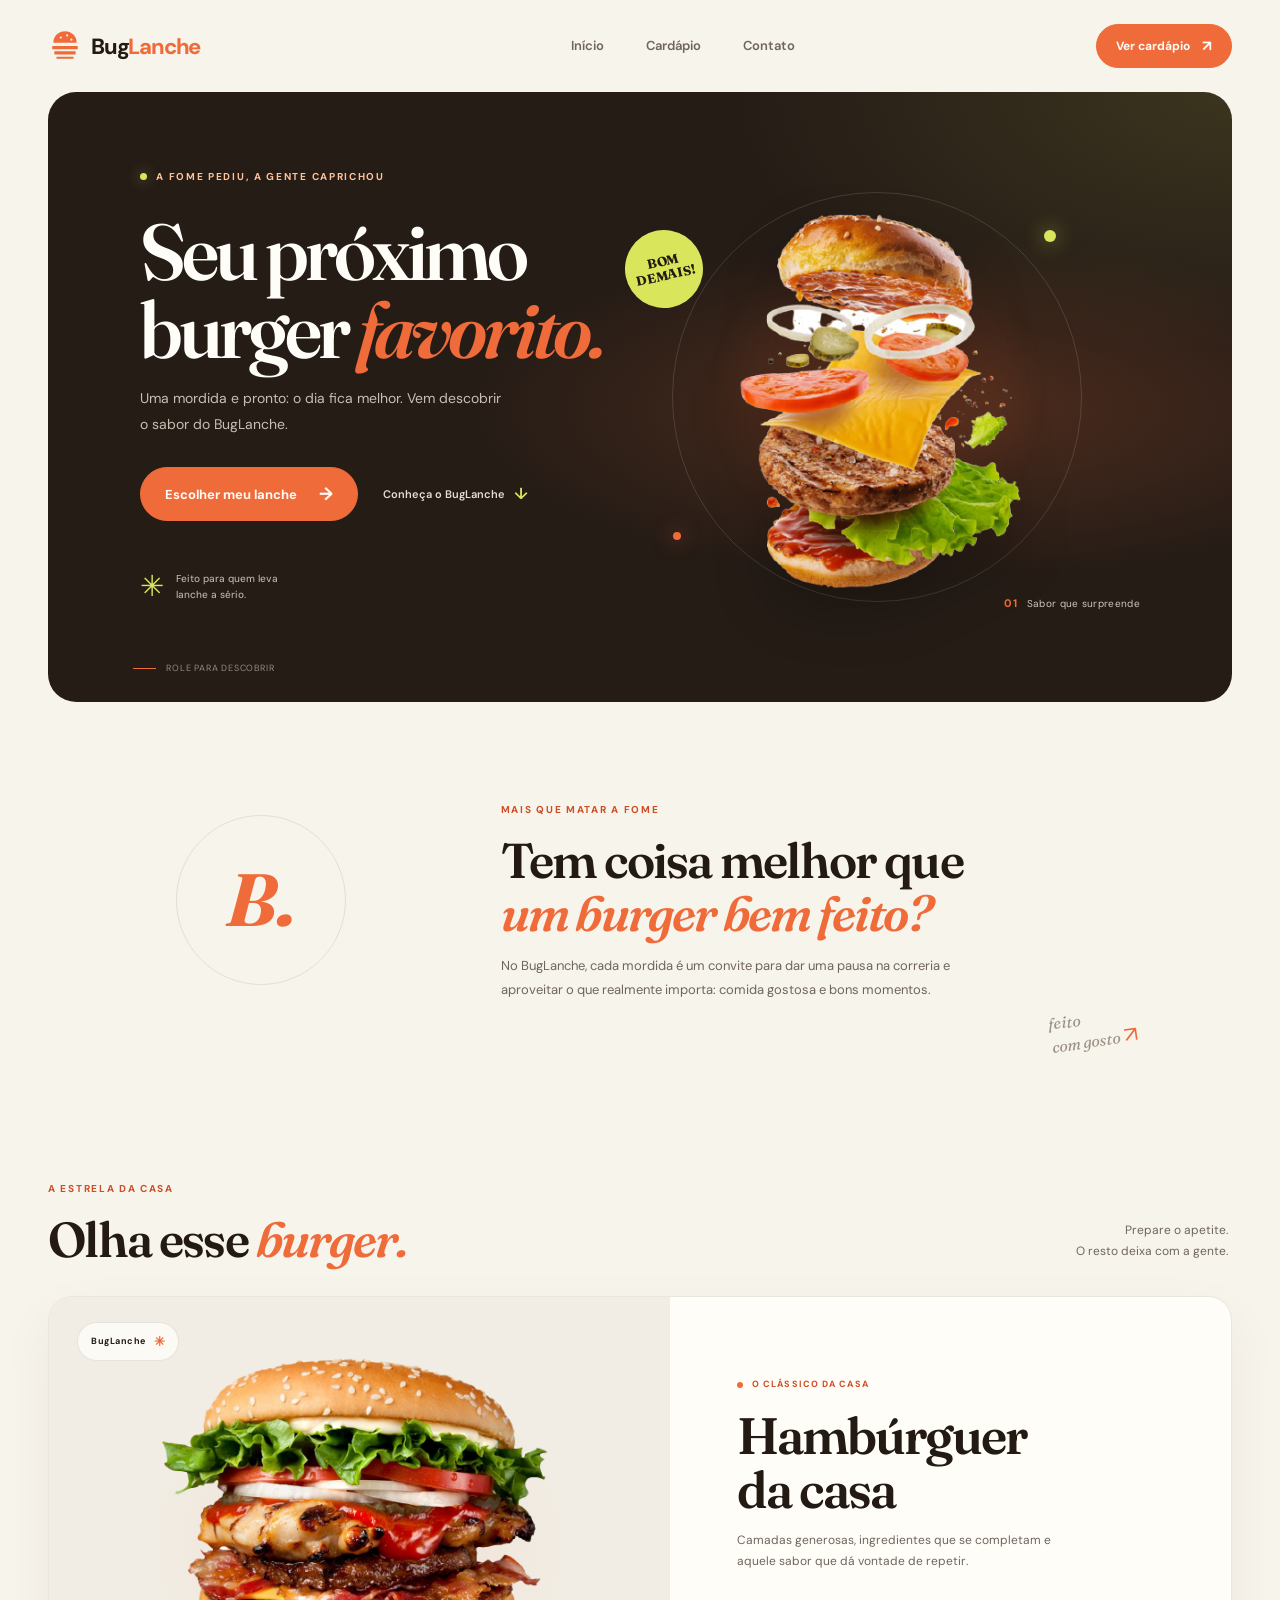
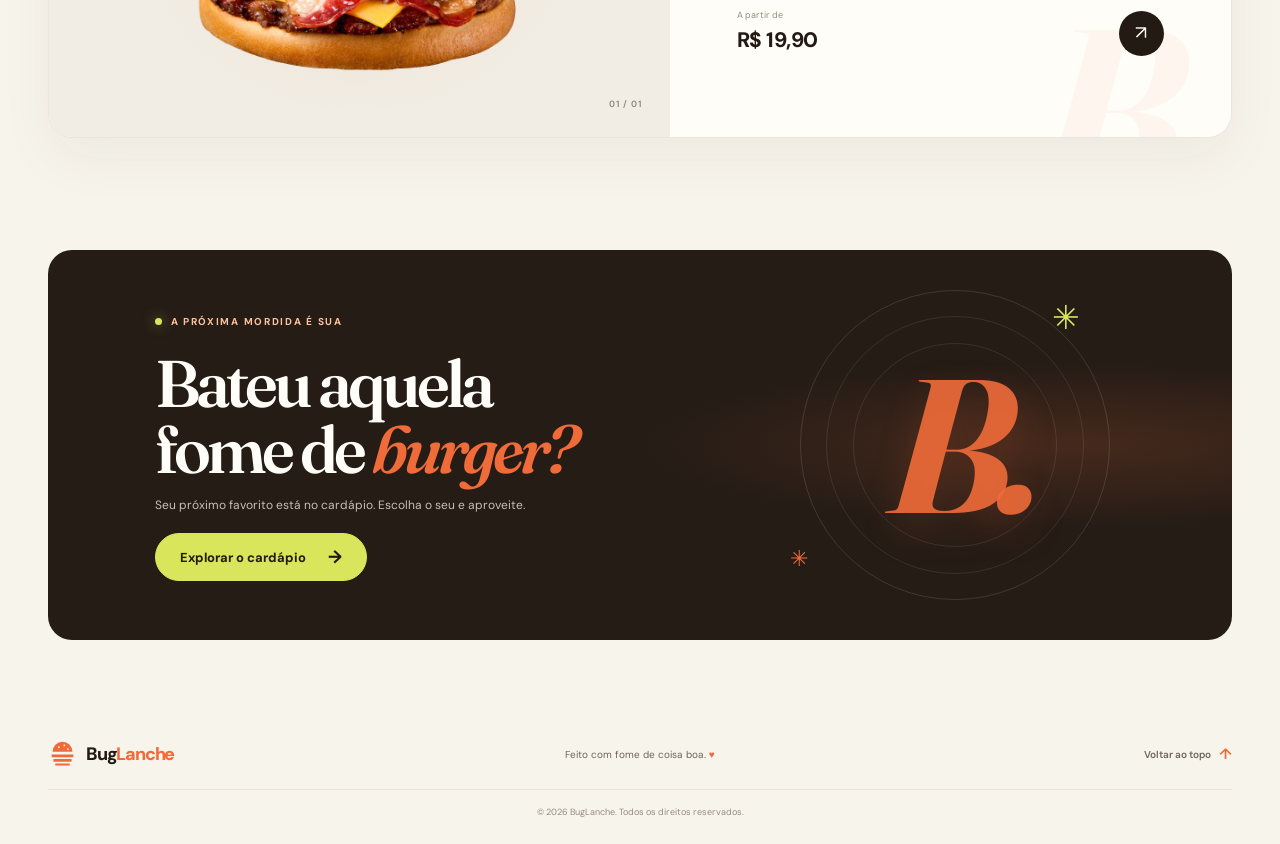
<file: BugLanche/index.html>
<!DOCTYPE html>
<html lang="pt-BR">
<head>
    <meta charset="UTF-8">
    <meta name="viewport" content="width=device-width, initial-scale=1.0">
    <meta name="theme-color" content="#f7f4ec">
    <meta name="description" content="BugLanche: hambúrguer bom de verdade, feito para deixar seu dia mais gostoso.">
    <title>BugLanche | Seu próximo burger favorito</title>

    <link rel="preconnect" href="https://fonts.googleapis.com">
    <link rel="preconnect" href="https://fonts.gstatic.com" crossorigin>
    <link href="https://fonts.googleapis.com/css2?family=DM+Sans:wght@400;500;600;700;800&family=Fraunces:opsz,wght@9..144,600;9..144,700&display=swap" rel="stylesheet">
    <link rel="stylesheet" href="./style/reset.css">
    <link rel="stylesheet" href="./style/style.css">
    <script src="./script/main.js" defer></script>
</head>
<body>
    <header class="site-header">
        <a class="brand" href="#home" aria-label="BugLanche, voltar ao início">
            <span class="brand-mark" aria-hidden="true">
                <svg viewBox="0 0 32 32" fill="none">
                    <path d="M5 13a11 11 0 0 1 22 0H5Z" fill="currentColor"/>
                    <path d="M4 16h24v3H4zM6 21h20v3H6zM8 26h16v2H8z" fill="currentColor"/>
                    <circle cx="12" cy="8" r="1" fill="#f7f4ec"/>
                    <circle cx="18" cy="6" r="1" fill="#f7f4ec"/>
                    <circle cx="22" cy="10" r="1" fill="#f7f4ec"/>
                </svg>
            </span>
            <span>Bug<span class="brand-accent">Lanche</span></span>
        </a>

        <button class="menu-toggle" type="button" aria-label="Abrir menu" aria-expanded="false" aria-controls="main-nav">
            <span></span>
            <span></span>
        </button>

        <nav class="main-nav" id="main-nav" aria-label="Navegação principal">
            <a href="#home">Início</a>
            <a href="#cardapio">Cardápio</a>
            <a href="#contato">Contato</a>
        </nav>

        <a class="button button-small header-cta" href="#cardapio">
            Ver cardápio <span aria-hidden="true">↗</span>
        </a>
    </header>

    <main>
        <section class="hero section-shell" id="home">
            <div class="hero-copy reveal">
                <span class="eyebrow"><span class="eyebrow-dot"></span> A fome pediu, a gente caprichou</span>
                <h1>Seu próximo<br>burger <span>favorito.</span></h1>
                <p>Uma mordida e pronto: o dia fica melhor. Vem descobrir o sabor do BugLanche.</p>
                <div class="hero-actions">
                    <a class="button" href="#cardapio">Escolher meu lanche <span aria-hidden="true">→</span></a>
                    <a class="text-link" href="#sobre">Conheça o BugLanche <span aria-hidden="true">↓</span></a>
                </div>
                <div class="hero-note">
                    <span class="note-star" aria-hidden="true">✳</span>
                    <span>Feito para quem leva<br>lanche a sério.</span>
                </div>
            </div>

            <div class="hero-art reveal" aria-label="Hambúrguer BugLanche em camadas">
                <span class="art-orbit orbit-one" aria-hidden="true"></span>
                <span class="art-orbit orbit-two" aria-hidden="true"></span>
                <span class="art-sticker" aria-hidden="true">BOM<br>DEMAIS!</span>
                <img src="./source/image/home.png" alt="Hambúrguer com pão, queijo, tomate, carne e alface em camadas">
                <span class="art-caption"><span>01</span> Sabor que surpreende</span>
            </div>

            <a class="scroll-cue" href="#sobre" aria-label="Role para conhecer o BugLanche">
                <span></span> Role para descobrir
            </a>
        </section>

        <section class="intro section-shell" id="sobre">
            <div class="intro-mark reveal" aria-hidden="true">B.</div>
            <div class="intro-copy reveal">
                <span class="eyebrow eyebrow-dark">Mais que matar a fome</span>
                <h2>Tem coisa melhor que<br><span>um burger bem feito?</span></h2>
                <p>No BugLanche, cada mordida é um convite para dar uma pausa na correria e aproveitar o que realmente importa: comida gostosa e bons momentos.</p>
            </div>
            <div class="intro-doodle" aria-hidden="true">feito<br>com gosto <span>↗</span></div>
        </section>

        <section class="menu-section section-shell" id="cardapio">
            <div class="section-heading reveal">
                <div>
                    <span class="eyebrow eyebrow-dark">A estrela da casa</span>
                    <h2>Olha esse <span>burger.</span></h2>
                </div>
                <p>Prepare o apetite.<br>O resto deixa com a gente.</p>
            </div>

            <article class="menu-card reveal">
                <div class="menu-image">
                    <span class="image-label">BugLanche <span aria-hidden="true">✳</span></span>
                    <img src="./source/image/b1.png" alt="Hambúrguer BugLanche com pão, alface, tomate, queijo, bacon e carne">
                    <span class="image-index" aria-hidden="true">01 / 01</span>
                </div>
                <div class="menu-details">
                    <span class="product-tag"><span></span> O clássico da casa</span>
                    <h3>Hambúrguer<br>da casa</h3>
                    <p>Camadas generosas, ingredientes que se completam e aquele sabor que dá vontade de repetir.</p>
                    <div class="product-bottom">
                        <div class="product-price"><small>A partir de</small><strong>R$ 19,90</strong></div>
                        <a class="round-link" href="#contato" aria-label="Saiba mais sobre o hambúrguer da casa"><span aria-hidden="true">↗</span></a>
                    </div>
                    <span class="menu-watermark" aria-hidden="true">B.</span>
                </div>
            </article>
        </section>

        <section class="contact-section section-shell" id="contato">
            <div class="contact-card reveal">
                <div class="contact-copy">
                    <span class="eyebrow"><span class="eyebrow-dot"></span> A próxima mordida é sua</span>
                    <h2>Bateu aquela<br>fome de <span>burger?</span></h2>
                    <p>Seu próximo favorito está no cardápio. Escolha o seu e aproveite.</p>
                    <a class="button button-light" href="#cardapio">Explorar o cardápio <span aria-hidden="true">→</span></a>
                </div>
                <div class="contact-decoration" aria-hidden="true">
                    <span class="contact-spark spark-one">✳</span>
                    <span class="contact-spark spark-two">✳</span>
                    <span class="contact-circle"></span>
                    <span class="contact-letter">B.</span>
                </div>
            </div>
        </section>
    </main>

    <footer class="site-footer">
        <a class="brand footer-brand" href="#home">
            <span class="brand-mark" aria-hidden="true">
                <svg viewBox="0 0 32 32" fill="none">
                    <path d="M5 13a11 11 0 0 1 22 0H5Z" fill="currentColor"/>
                    <path d="M4 16h24v3H4zM6 21h20v3H6zM8 26h16v2H8z" fill="currentColor"/>
                    <circle cx="12" cy="8" r="1" fill="#f7f4ec"/>
                    <circle cx="18" cy="6" r="1" fill="#f7f4ec"/>
                    <circle cx="22" cy="10" r="1" fill="#f7f4ec"/>
                </svg>
            </span>
            <span>Bug<span class="brand-accent">Lanche</span></span>
        </a>
        <p>Feito com fome de coisa boa. <span aria-hidden="true">♥</span></p>
        <a class="back-top" href="#home">Voltar ao topo <span aria-hidden="true">↑</span></a>
        <small class="copyright">&copy; 2026 BugLanche. Todos os direitos reservados.</small>
    </footer>
</body>
</html>
</file>
<file: BugLanche/style/style.css>
:root {
    color-scheme: light;
    --paper: #f7f4ec;
    --paper-deep: #eee9dd;
    --ink: #241a14;
    --ink-soft: #6f655c;
    --orange: #ef6b3a;
    --orange-dark: #cf4d25;
    --lime: #d9e65b;
    --white: #fffdf8;
    --font-body: "DM Sans", Arial, sans-serif;
    --font-display: "Fraunces", Georgia, serif;
}

html {
    scroll-behavior: smooth;
    scroll-padding-top: 88px;
}

body {
    min-width: 320px;
    background: var(--paper);
    color: var(--ink);
    font-family: var(--font-body);
    -webkit-font-smoothing: antialiased;
}

body,
button,
a {
    font-family: var(--font-body);
}

button,
a {
    -webkit-tap-highlight-color: transparent;
}

a {
    color: inherit;
}

.site-header {
    position: relative;
    z-index: 5;
    display: flex;
    width: min(100% - 96px, 1320px);
    height: 92px;
    align-items: center;
    justify-content: space-between;
    margin: 0 auto;
}

.brand {
    display: inline-flex;
    align-items: center;
    gap: 9px;
    color: var(--ink);
    font-size: 22px;
    font-weight: 800;
    letter-spacing: -1.2px;
    text-decoration: none;
}

.brand-mark {
    display: grid;
    width: 34px;
    height: 34px;
    place-items: center;
    color: var(--orange);
}

.brand-mark svg {
    width: 100%;
    height: 100%;
}

.brand-accent {
    color: var(--orange);
}

.main-nav {
    display: flex;
    align-items: center;
    gap: 42px;
    margin-left: 70px;
}

.main-nav a,
.back-top {
    color: var(--ink-soft);
    font-size: 13px;
    font-weight: 600;
    text-decoration: none;
    transition: color 180ms ease;
}

.main-nav a:hover,
.back-top:hover {
    color: var(--orange-dark);
}

.button {
    display: inline-flex;
    min-height: 54px;
    align-items: center;
    justify-content: center;
    gap: 22px;
    padding: 0 24px;
    border: 1px solid var(--orange);
    border-radius: 999px;
    background: var(--orange);
    color: var(--white);
    font-size: 13px;
    font-weight: 700;
    text-decoration: none;
    transition: transform 220ms ease, background-color 220ms ease, box-shadow 220ms ease;
}

.button span {
    font-size: 18px;
    line-height: 1;
    transition: transform 220ms ease;
}

.button:hover {
    transform: translateY(-3px);
    background: var(--orange-dark);
    box-shadow: 0 10px 24px rgb(239 107 58 / 22%);
}

.button:hover span {
    transform: translateX(3px);
}

.button-small {
    min-height: 44px;
    gap: 12px;
    padding: 0 19px;
    font-size: 12px;
}

.button-small span {
    font-size: 15px;
}

.menu-toggle {
    display: none;
}

.section-shell {
    width: min(100% - 96px, 1320px);
    margin-right: auto;
    margin-left: auto;
}

.hero {
    position: relative;
    display: grid;
    min-height: 610px;
    grid-template-columns: 0.95fr 1.05fr;
    align-items: center;
    overflow: hidden;
    padding: 66px 7.2%;
    border-radius: 28px;
    background:
        radial-gradient(ellipse at 76% 52%, rgb(239 107 58 / 20%), transparent 38%),
        radial-gradient(ellipse at 100% 0%, rgb(217 230 91 / 12%), transparent 30%),
        #251c16;
    color: var(--white);
}

.hero-copy {
    position: relative;
    z-index: 2;
    max-width: 510px;
    padding-bottom: 22px;
}

.eyebrow {
    display: inline-flex;
    align-items: center;
    gap: 9px;
    color: #ffc39c;
    font-size: 10px;
    font-weight: 700;
    letter-spacing: 1.7px;
    text-transform: uppercase;
}

.eyebrow-dot,
.product-tag span {
    width: 7px;
    height: 7px;
    flex: 0 0 auto;
    border-radius: 50%;
    background: var(--lime);
    box-shadow: 0 0 13px rgb(217 230 91 / 55%);
}

.hero h1,
.contact-copy h2 {
    margin: 25px 0 17px;
    font-family: var(--font-display);
    font-size: clamp(55px, 6.2vw, 84px);
    font-weight: 600;
    letter-spacing: -4px;
    line-height: 0.99;
}

.hero h1 span,
.contact-copy h2 span {
    color: var(--orange);
    font-style: italic;
}

.hero-copy > p,
.contact-copy > p {
    max-width: 370px;
    color: #c9beb3;
    font-size: 14px;
    line-height: 1.85;
}

.hero-actions {
    display: flex;
    align-items: center;
    gap: 25px;
    margin-top: 30px;
}

.text-link {
    display: inline-flex;
    align-items: center;
    gap: 9px;
    color: #e7ddd3;
    font-size: 11px;
    font-weight: 600;
    text-decoration: none;
    transition: color 180ms ease;
}

.text-link:hover {
    color: var(--lime);
}

.text-link span {
    color: var(--lime);
    font-size: 16px;
}

.hero-note {
    display: flex;
    align-items: center;
    gap: 12px;
    margin-top: 43px;
    color: #bcb0a4;
    font-size: 10px;
    font-weight: 500;
    line-height: 1.55;
}

.note-star {
    color: var(--lime);
    font-size: 29px;
}

.hero-art {
    position: relative;
    display: grid;
    min-width: 0;
    min-height: 470px;
    place-items: center;
    isolation: isolate;
}

.hero-art::before {
    position: absolute;
    z-index: -1;
    width: min(34vw, 410px);
    aspect-ratio: 1;
    border: 1px solid rgb(255 255 255 / 13%);
    border-radius: 50%;
    content: "";
}

.hero-art::after {
    position: absolute;
    z-index: -1;
    width: min(27vw, 330px);
    aspect-ratio: 1;
    border-radius: 50%;
    background: radial-gradient(circle, rgb(239 107 58 / 30%), transparent 70%);
    content: "";
    filter: blur(8px);
}

.hero-art img {
    position: relative;
    z-index: 1;
    width: min(100%, 440px);
    max-height: 480px;
    object-fit: contain;
    filter: drop-shadow(0 24px 26px rgb(0 0 0 / 26%));
    animation: burger-float 5s ease-in-out infinite;
}

.art-orbit {
    position: absolute;
    z-index: -1;
    width: 12px;
    height: 12px;
    border-radius: 50%;
    background: var(--lime);
    box-shadow: 0 0 20px rgb(217 230 91 / 65%);
}

.orbit-one {
    top: 15%;
    right: 16%;
    animation: orbit-pulse 2.8s ease-in-out infinite;
}

.orbit-two {
    bottom: 20%;
    left: 11%;
    width: 8px;
    height: 8px;
    background: var(--orange);
    box-shadow: 0 0 20px rgb(239 107 58 / 75%);
    animation: orbit-pulse 3.2s ease-in-out 0.4s infinite;
}

.art-sticker {
    position: absolute;
    z-index: 2;
    top: 15%;
    left: 2%;
    display: grid;
    width: 78px;
    height: 78px;
    place-content: center;
    transform: rotate(-12deg);
    border-radius: 50%;
    background: var(--lime);
    color: var(--ink);
    font-family: var(--font-display);
    font-size: 13px;
    font-weight: 700;
    line-height: 1.05;
    text-align: center;
}

.art-caption {
    position: absolute;
    right: 0;
    bottom: 5%;
    display: flex;
    align-items: center;
    gap: 10px;
    color: #d2c6bb;
    font-size: 10px;
    letter-spacing: 0.3px;
}

.art-caption span {
    color: var(--orange);
    font-size: 11px;
    font-weight: 700;
}

.scroll-cue {
    position: absolute;
    bottom: 27px;
    left: 7.2%;
    display: inline-flex;
    align-items: center;
    gap: 10px;
    color: #968a7e;
    font-size: 9px;
    letter-spacing: 0.8px;
    text-decoration: none;
    text-transform: uppercase;
}

.scroll-cue span {
    width: 23px;
    height: 1px;
    background: var(--orange);
}

.intro {
    position: relative;
    display: grid;
    min-height: 395px;
    grid-template-columns: 0.7fr 1.3fr;
    align-items: center;
    padding: 70px 10%;
}

.intro-mark {
    display: grid;
    width: 170px;
    height: 170px;
    place-items: center;
    transform: rotate(-9deg);
    border: 1px solid #e5dfd3;
    border-radius: 50%;
    color: var(--orange);
    font-family: var(--font-display);
    font-size: 74px;
    font-style: italic;
    font-weight: 700;
}

.eyebrow-dark {
    color: var(--orange-dark);
}

.intro-copy h2,
.section-heading h2 {
    margin: 14px 0;
    font-family: var(--font-display);
    font-size: clamp(34px, 4vw, 49px);
    font-weight: 600;
    letter-spacing: -1.8px;
    line-height: 1.08;
}

.intro-copy h2 span,
.section-heading h2 span {
    color: var(--orange);
    font-style: italic;
}

.intro-copy p {
    max-width: 480px;
    color: var(--ink-soft);
    font-size: 13px;
    line-height: 1.9;
}

.intro-doodle {
    position: absolute;
    right: 8%;
    bottom: 45px;
    transform: rotate(-8deg);
    color: #9c9185;
    font-family: var(--font-display);
    font-size: 16px;
    font-style: italic;
    line-height: 1.1;
}

.intro-doodle span {
    color: var(--orange);
    font-family: var(--font-body);
    font-size: 22px;
}

.menu-section {
    padding-top: 78px;
    padding-bottom: 112px;
}

.section-heading {
    display: flex;
    align-items: end;
    justify-content: space-between;
    margin-bottom: 30px;
}

.section-heading h2 {
    margin-bottom: 0;
}

.section-heading > p {
    margin: 0 4px 5px 0;
    color: var(--ink-soft);
    font-size: 12px;
    line-height: 1.7;
    text-align: right;
}

.menu-card {
    display: grid;
    min-height: 440px;
    grid-template-columns: 1.05fr 0.95fr;
    overflow: hidden;
    border: 1px solid #ebe6db;
    border-radius: 24px;
    background: var(--white);
    box-shadow: 0 20px 55px rgb(55 40 26 / 5%);
}

.menu-image {
    position: relative;
    display: grid;
    min-height: 440px;
    overflow: hidden;
    place-items: center;
    background:
        radial-gradient(ellipse at 50% 56%, rgb(239 107 58 / 12%), transparent 49%),
        #f1ede4;
}

.menu-image img {
    width: 91%;
    max-height: 410px;
    object-fit: contain;
    transition: transform 650ms cubic-bezier(0.2, 0.8, 0.2, 1);
}

.menu-card:hover .menu-image img {
    transform: scale(1.045) rotate(-1deg);
}

.image-label {
    position: absolute;
    z-index: 1;
    top: 25px;
    left: 28px;
    display: inline-flex;
    align-items: center;
    gap: 8px;
    padding: 9px 13px;
    border: 1px solid rgb(36 26 20 / 10%);
    border-radius: 999px;
    background: rgb(255 253 248 / 80%);
    color: var(--ink);
    font-size: 9px;
    font-weight: 700;
    letter-spacing: 0.5px;
}

.image-label span {
    color: var(--orange);
    font-size: 13px;
}

.image-index {
    position: absolute;
    right: 28px;
    bottom: 25px;
    color: #91867b;
    font-size: 9px;
    font-weight: 600;
    letter-spacing: 1px;
}

.menu-details {
    position: relative;
    display: flex;
    flex-direction: column;
    justify-content: center;
    overflow: hidden;
    padding: 55px 12%;
}

.product-tag {
    display: inline-flex;
    align-items: center;
    gap: 9px;
    color: var(--orange-dark);
    font-size: 9px;
    font-weight: 700;
    letter-spacing: 1.1px;
    text-transform: uppercase;
}

.product-tag span {
    width: 6px;
    height: 6px;
    background: var(--orange);
    box-shadow: none;
}

.menu-details h3 {
    position: relative;
    z-index: 1;
    margin: 18px 0 14px;
    font-family: var(--font-display);
    font-size: clamp(35px, 4vw, 53px);
    font-weight: 600;
    letter-spacing: -2px;
    line-height: 1.04;
}

.menu-details > p {
    position: relative;
    z-index: 1;
    max-width: 330px;
    margin: 0;
    color: var(--ink-soft);
    font-size: 12px;
    line-height: 1.8;
}

.product-bottom {
    position: relative;
    z-index: 1;
    display: flex;
    align-items: end;
    justify-content: space-between;
    margin-top: 36px;
}

.product-price {
    display: flex;
    flex-direction: column;
    gap: 2px;
}

.product-price small {
    color: #988d81;
    font-size: 9px;
}

.product-price strong {
    color: var(--ink);
    font-size: 21px;
    font-weight: 800;
    letter-spacing: -0.5px;
}

.round-link {
    display: grid;
    width: 45px;
    height: 45px;
    place-items: center;
    border-radius: 50%;
    background: var(--ink);
    color: var(--white);
    font-size: 19px;
    text-decoration: none;
    transition: transform 200ms ease, background-color 200ms ease;
}

.round-link:hover {
    transform: rotate(45deg);
    background: var(--orange);
}

.menu-watermark {
    position: absolute;
    right: -6px;
    bottom: -78px;
    color: rgb(239 107 58 / 5%);
    font-family: var(--font-display);
    font-size: 220px;
    font-style: italic;
    font-weight: 700;
    line-height: 1;
}

.contact-section {
    padding-bottom: 100px;
}

.contact-card {
    position: relative;
    display: flex;
    min-height: 390px;
    align-items: center;
    overflow: hidden;
    padding: 55px 9%;
    border-radius: 24px;
    background:
        radial-gradient(ellipse at 87% 50%, rgb(239 107 58 / 16%), transparent 30%),
        #251c16;
    color: var(--white);
}

.contact-copy {
    position: relative;
    z-index: 2;
}

.contact-copy h2 {
    margin: 19px 0 12px;
    font-size: clamp(43px, 5.5vw, 66px);
}

.contact-copy > p {
    max-width: 400px;
    font-size: 12px;
}

.button-light {
    min-height: 48px;
    margin-top: 17px;
    border-color: var(--lime);
    background: var(--lime);
    color: var(--ink);
}

.button-light:hover {
    border-color: #e6f16e;
    background: #e6f16e;
    box-shadow: 0 10px 24px rgb(217 230 91 / 16%);
}

.contact-decoration {
    position: absolute;
    top: 50%;
    right: 9%;
    width: 340px;
    height: 340px;
    transform: translateY(-50%);
}

.contact-circle {
    position: absolute;
    inset: 15px;
    border: 1px solid rgb(255 255 255 / 12%);
    border-radius: 50%;
}

.contact-circle::before,
.contact-circle::after {
    position: absolute;
    border: 1px solid rgb(255 255 255 / 9%);
    border-radius: 50%;
    content: "";
}

.contact-circle::before {
    inset: 25px;
}

.contact-circle::after {
    inset: 52px;
}

.contact-letter {
    position: absolute;
    inset: 0;
    display: grid;
    place-items: center;
    color: rgb(239 107 58 / 90%);
    font-family: var(--font-display);
    font-size: 190px;
    font-style: italic;
    font-weight: 700;
    letter-spacing: -18px;
    text-shadow: 0 16px 40px rgb(239 107 58 / 18%);
    animation: burger-float 6s ease-in-out infinite;
}

.contact-spark {
    position: absolute;
    z-index: 1;
    color: var(--lime);
}

.spark-one {
    top: 18px;
    right: 45px;
    font-size: 33px;
    animation: orbit-pulse 3s ease-in-out infinite;
}

.spark-two {
    bottom: 40px;
    left: 5px;
    color: var(--orange);
    font-size: 22px;
    animation: orbit-pulse 3.5s ease-in-out 0.5s infinite;
}

.site-footer {
    display: grid;
    width: min(100% - 96px, 1320px);
    grid-template-columns: 1fr 1fr 1fr;
    align-items: center;
    gap: 20px;
    margin: 0 auto;
    padding: 0 0 25px;
}

.footer-brand {
    justify-self: start;
    font-size: 18px;
}

.footer-brand .brand-mark {
    width: 29px;
    height: 29px;
}

.site-footer > p {
    margin: 0;
    color: var(--ink-soft);
    font-size: 10px;
    text-align: center;
}

.site-footer > p span {
    color: var(--orange);
}

.back-top {
    display: inline-flex;
    justify-self: end;
    align-items: center;
    gap: 8px;
    font-size: 10px;
}

.back-top span {
    color: var(--orange);
    font-size: 15px;
}

.copyright {
    grid-column: 1 / -1;
    padding-top: 16px;
    border-top: 1px solid #e8e2d7;
    color: #968b80;
    font-size: 9px;
    text-align: center;
}

.js .reveal {
    opacity: 0;
    transform: translateY(22px);
    transition: opacity 700ms ease, transform 700ms cubic-bezier(0.2, 0.7, 0.2, 1);
}

.js .reveal.is-visible {
    opacity: 1;
    transform: translateY(0);
}

.js .hero-art.reveal {
    transition-delay: 120ms;
}

@keyframes burger-float {
    0%,
    100% {
        transform: translateY(0) rotate(-1deg);
    }
    50% {
        transform: translateY(-12px) rotate(1deg);
    }
}

@keyframes orbit-pulse {
    0%,
    100% {
        transform: scale(1);
        opacity: 0.8;
    }
    50% {
        transform: scale(1.35);
        opacity: 1;
    }
}

@media (min-width: 1440px) {
    .hero {
        min-height: 680px;
    }
}

@media (max-width: 1000px) {
    .site-header,
    .section-shell,
    .site-footer {
        width: min(100% - 56px, 1320px);
    }

    .hero {
        min-height: 550px;
        padding-right: 5%;
        padding-left: 6%;
    }

    .hero-art {
        min-height: 400px;
    }

    .hero-art img {
        width: min(100%, 370px);
    }

    .art-sticker {
        left: -1%;
        width: 66px;
        height: 66px;
        font-size: 11px;
    }

    .intro {
        padding-right: 7%;
        padding-left: 7%;
    }

    .menu-details {
        padding-right: 9%;
        padding-left: 9%;
    }

    .contact-decoration {
        right: 3%;
        transform: translateY(-50%) scale(0.83);
    }
}

@media (max-width: 700px) {
    html {
        scroll-padding-top: 74px;
    }

    .site-header,
    .section-shell,
    .site-footer {
        width: calc(100% - 36px);
    }

    .site-header {
        height: 74px;
    }

    .brand {
        gap: 7px;
        font-size: 20px;
    }

    .brand-mark {
        width: 30px;
        height: 30px;
    }

    .header-cta {
        min-height: 39px;
        gap: 8px;
        padding: 0 13px;
        font-size: 10px;
    }

    .menu-toggle {
        position: absolute;
        right: 121px;
        display: flex;
        width: 37px;
        height: 37px;
        flex-direction: column;
        align-items: center;
        justify-content: center;
        gap: 5px;
        border: 1px solid #e5dfd3;
        border-radius: 50%;
        background: transparent;
        cursor: pointer;
    }

    .menu-toggle span {
        width: 14px;
        height: 1.5px;
        border-radius: 2px;
        background: var(--ink);
        transition: transform 200ms ease;
    }

    .menu-toggle[aria-expanded="true"] span:first-child {
        transform: translateY(3.25px) rotate(45deg);
    }

    .menu-toggle[aria-expanded="true"] span:last-child {
        transform: translateY(-3.25px) rotate(-45deg);
    }

    .main-nav {
        position: absolute;
        top: calc(100% - 4px);
        right: 0;
        left: 0;
        display: flex;
        flex-direction: column;
        align-items: stretch;
        gap: 0;
        margin: 0;
        padding: 8px 18px;
        transform: translateY(-8px);
        border: 1px solid #e9e2d7;
        border-radius: 16px;
        background: var(--white);
        box-shadow: 0 16px 36px rgb(36 26 20 / 10%);
        opacity: 0;
        pointer-events: none;
        transition: opacity 180ms ease, transform 180ms ease;
    }

    .main-nav.is-open {
        transform: translateY(0);
        opacity: 1;
        pointer-events: auto;
    }

    .main-nav a {
        padding: 13px 3px;
        border-bottom: 1px solid #f0ece4;
        font-size: 13px;
    }

    .main-nav a:last-child {
        border-bottom: 0;
    }

    .hero {
        min-height: auto;
        grid-template-columns: 1fr;
        padding: 51px 26px 56px;
        border-radius: 22px;
    }

    .hero-copy {
        padding-bottom: 0;
    }

    .eyebrow {
        font-size: 8px;
        letter-spacing: 1.4px;
    }

    .hero h1 {
        margin-top: 21px;
        font-size: clamp(54px, 14vw, 74px);
        letter-spacing: -3px;
    }

    .hero-copy > p {
        max-width: 320px;
        font-size: 12px;
    }

    .hero-actions {
        flex-wrap: wrap;
        gap: 17px;
        margin-top: 24px;
    }

    .hero-actions .button {
        min-height: 48px;
        gap: 14px;
        padding: 0 18px;
        font-size: 11px;
    }

    .text-link {
        font-size: 10px;
    }

    .hero-note {
        display: none;
    }

    .hero-art {
        min-height: 330px;
        margin: 6px -12px -9px;
    }

    .hero-art::before {
        width: min(78vw, 310px);
    }

    .hero-art::after {
        width: 66vw;
    }

    .hero-art img {
        width: min(100%, 330px);
        max-height: 340px;
    }

    .art-sticker {
        top: 13%;
        left: 4%;
        width: 61px;
        height: 61px;
        font-size: 10px;
    }

    .art-caption {
        right: 3%;
        bottom: 3%;
    }

    .scroll-cue {
        display: none;
    }

    .intro {
        min-height: auto;
        grid-template-columns: 1fr;
        gap: 25px;
        padding: 74px 7% 80px;
    }

    .intro-mark {
        width: 73px;
        height: 73px;
        font-size: 37px;
    }

    .intro-copy h2,
    .section-heading h2 {
        font-size: clamp(34px, 9vw, 43px);
        letter-spacing: -1.4px;
    }

    .intro-copy p {
        font-size: 12px;
    }

    .intro-doodle {
        right: 8%;
        bottom: 19px;
        font-size: 13px;
    }

    .menu-section {
        padding-top: 28px;
        padding-bottom: 78px;
    }

    .section-heading {
        align-items: start;
        gap: 12px;
        margin-bottom: 22px;
    }

    .section-heading > p {
        margin-top: 29px;
        font-size: 9px;
    }

    .menu-card {
        grid-template-columns: 1fr;
        border-radius: 19px;
    }

    .menu-image {
        min-height: 300px;
    }

    .menu-image img {
        width: 88%;
        max-height: 300px;
    }

    .image-label {
        top: 17px;
        left: 17px;
    }

    .image-index {
        right: 18px;
        bottom: 17px;
    }

    .menu-details {
        min-height: 300px;
        padding: 35px 27px;
    }

    .menu-details h3 {
        font-size: 42px;
    }

    .menu-details > p {
        font-size: 11px;
    }

    .product-bottom {
        margin-top: 23px;
    }

    .contact-section {
        padding-bottom: 72px;
    }

    .contact-card {
        min-height: 405px;
        padding: 40px 27px;
        border-radius: 20px;
    }

    .contact-copy {
        align-self: flex-start;
    }

    .contact-copy h2 {
        font-size: clamp(43px, 11vw, 55px);
        letter-spacing: -2.5px;
    }

    .contact-copy > p {
        max-width: 280px;
        font-size: 11px;
    }

    .contact-decoration {
        top: auto;
        right: -33px;
        bottom: -119px;
        transform: scale(0.67);
        transform-origin: center;
    }

    .site-footer {
        grid-template-columns: 1fr auto;
        gap: 14px;
        padding-bottom: 20px;
    }

    .site-footer > p {
        grid-column: 1 / -1;
        grid-row: 2;
        text-align: left;
    }

    .back-top {
        grid-column: 2;
        grid-row: 1;
    }

    .copyright {
        grid-row: 3;
        font-size: 8px;
        text-align: left;
    }
}

@media (max-width: 380px) {
    .site-header,
    .section-shell,
    .site-footer {
        width: calc(100% - 28px);
    }

    .hero {
        padding-right: 20px;
        padding-left: 20px;
    }

    .menu-toggle {
        right: 112px;
    }

    .header-cta {
        padding: 0 10px;
        font-size: 9px;
    }

    .hero-actions {
        gap: 13px;
    }

    .hero-actions .button {
        padding: 0 14px;
    }

    .contact-card {
        padding-right: 20px;
        padding-left: 20px;
    }
}

@media (prefers-reduced-motion: reduce) {
    *,
    *::before,
    *::after {
        scroll-behavior: auto !important;
        animation-duration: 0.01ms !important;
        animation-iteration-count: 1 !important;
        transition-duration: 0.01ms !important;
    }

    .js .reveal {
        opacity: 1;
        transform: none;
    }
}
</file>
